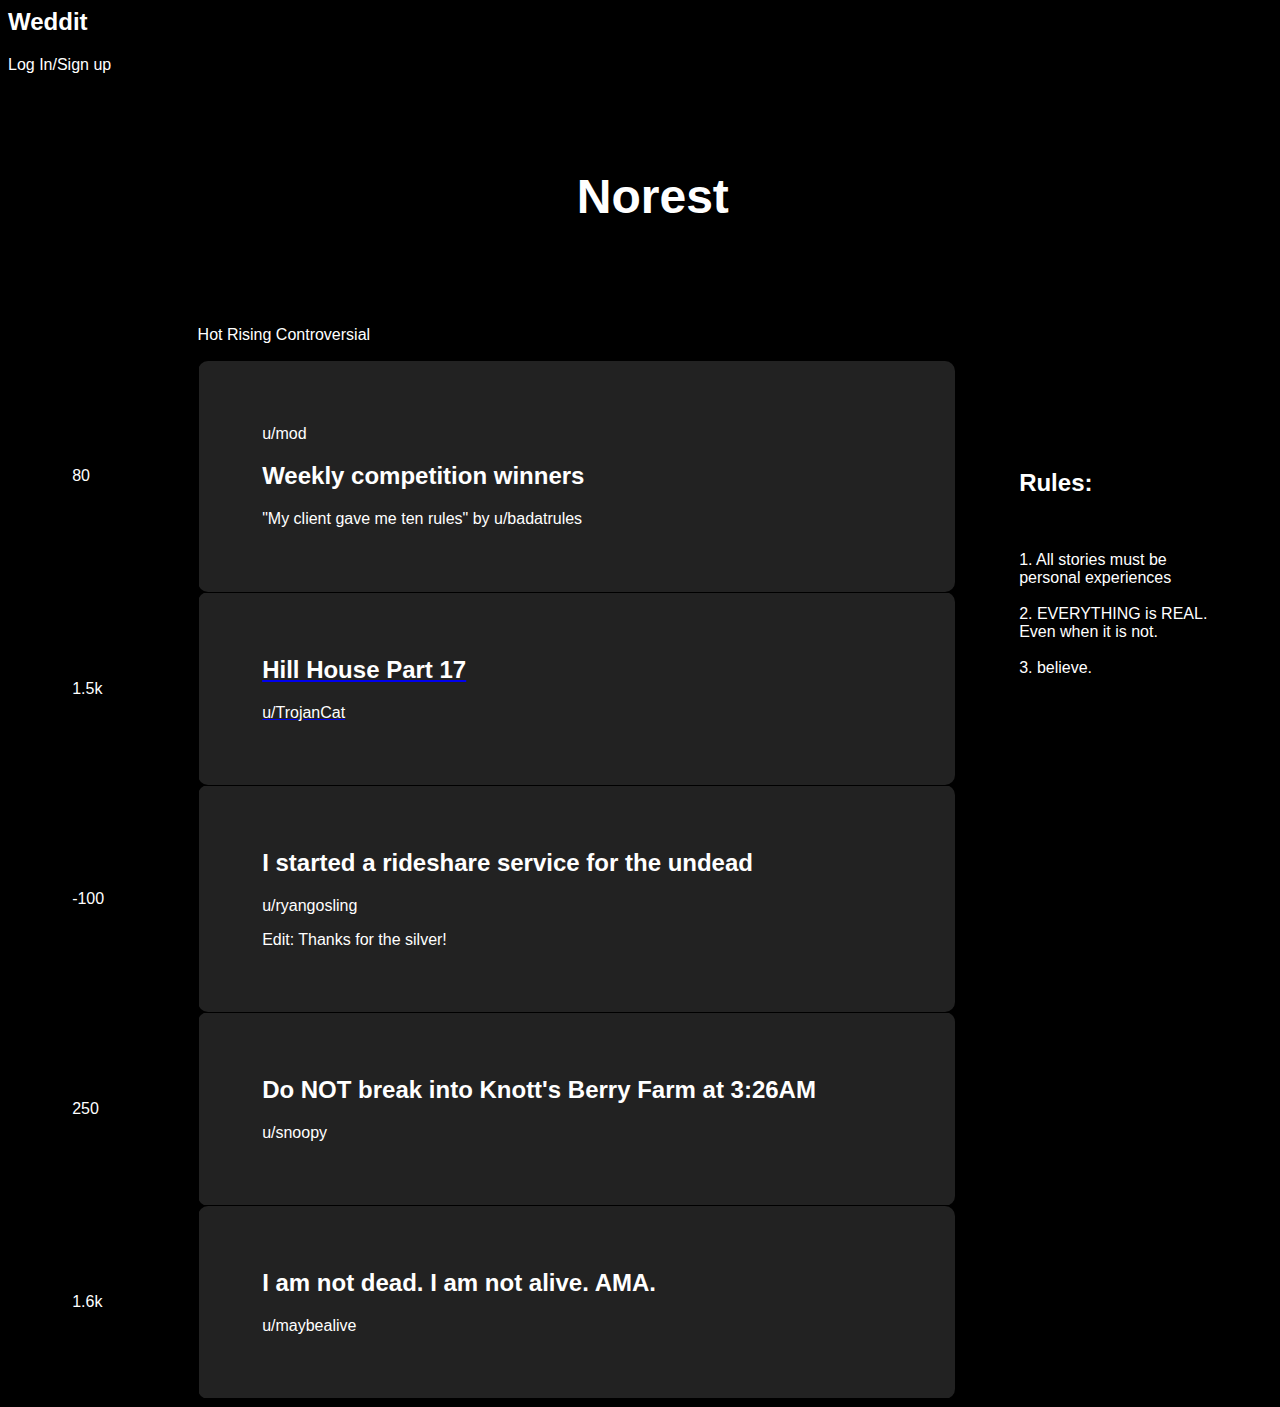
<file: index.html>
<html><head><link rel="stylesheet" href="styles.css"></head>
	<body>
		<h2>Weddit</h2>
		<p>Log In/Sign up</p>
		<h1>Norest</h1>
 
		<br><br><br>
		<p style="padding-left: 15%;">Hot Rising Controversial</p>
		<table>
			<tbody><tr>
				<td bgcolor="black" width="15%"> <p>80</p> </td> <td width = 60% bgcolor="#222222"> <p>u/mod</p><h2>Weekly competition winners</h2>
																				<p>"My client gave me ten rules" by u/badatrules</p>					</td> <td rowspan = "2" width="25%"> <h2>Rules:</h1> <br>
																																														<p>1. All stories must be personal experiences <br><br>
																																													 	2. EVERYTHING is REAL. Even when it is not.<br><br>
																																														3. believe.</p></td>
			</tr>

			<tr>
				<td bgcolor="black" width="15%"> <p>1.5k</p> </td> <td bgcolor="#222222"> <a href="story.html"><h2>Hill House Part 17</h2></a> <a href="trojan.html"> <p>u/TrojanCat</p> </a> </td> <td width="15%"> </td>
			</tr>
				
			<tr>

				<td bgcolor="black" width="25%"> <p> -100</p> </td> <td bgcolor="#222222"> <h2>I started a rideshare service for the undead</h2> <p>u/ryangosling</p> <p>Edit: Thanks for the silver!</p></td> <td width="25%"> </td>
			</tr>

			<tr>

				<td bgcolor="black" width="25%"> <p> 250</p> </td> <td bgcolor="#222222"> <h2>Do NOT break into Knott's Berry Farm at 3:26AM</h2><p>u/snoopy</p></td> <td width="25%"> </td>
			</tr>

			<tr>

				<td bgcolor="black" width="25%"> <p> 1.6k</p> </td> <td bgcolor="#222222"> <h2>I am not dead. I am not alive. AMA.</h2> <p> u/maybealive </p></td> <td width="25%"> </td>
			</tr>


		</tbody></table>


	




</body></html>
</file>
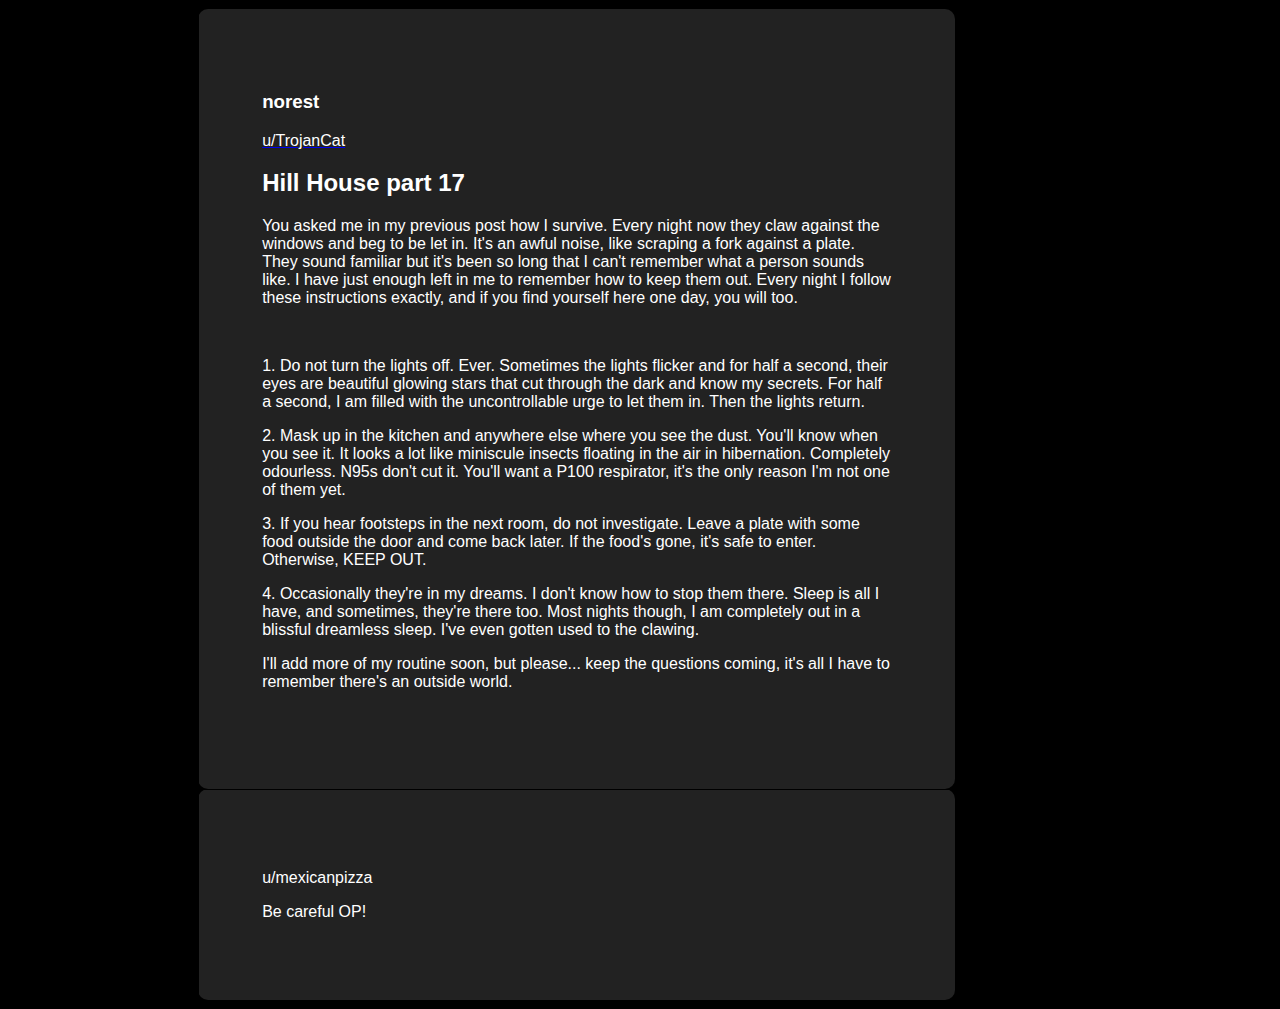
<file: story.html>
<!DOCTYPE html>
<html><head><link rel="stylesheet" href="styles.css"></head>

<body>
    <table>
        <tr>
        <td bgcolor="black" width="15%"> </td> <td width = 60% bgcolor="#222222"> <h3>norest</h3><a href="trojan.html"><p>u/TrojanCat</p> </a>
            
            <h2>Hill House part 17</h2>
            <p>You asked me in my previous post how I survive. Every night now they claw against the windows and beg to be let in.
                It's an awful noise, like scraping a fork against a plate.
                They sound familiar but it's been so long that I can't remember what a person sounds like. I have just enough
                left in me to remember how to keep them out. Every night I follow these instructions exactly, and if you find yourself
                here one day, you will too.
            </p><br>

            <p>1. Do not turn the lights off. Ever. Sometimes the lights flicker and
                for half a second, their eyes are beautiful glowing stars that cut through the dark and know my secrets.
                For half a second, I am filled with the uncontrollable urge to let them in.
                Then the lights return.
            </p>

            <p>2. Mask up in the kitchen and anywhere else where you see the dust. You'll know when you see it.
                It looks a lot like miniscule insects floating in the air in hibernation. Completely odourless. 
                 N95s don't cut it. You'll want a P100 respirator, it's the only reason I'm not one of them yet.</p>

            <p>3. If you hear footsteps in the next room, do not investigate. Leave a plate with some food outside the door and come back later.
                If the food's gone, it's safe to enter. Otherwise, KEEP OUT.
            </p>

            <p>4. Occasionally they're in my dreams. I don't know how to stop them there. Sleep is all I have, and sometimes, they're there too.
                Most nights though, I am completely out in a blissful dreamless sleep. I've even gotten used to the clawing.
            </p>

            <p>I'll add more of my routine soon, but please... keep the questions coming, it's all I have to remember there's an outside world.</p><br>



        
        
        
        
        
        </td> <td rowspan = "2" width="25%">
            </td></tr>

        <tr>
            <td bgcolor="black" width="15%"> </td> <td width = 60% bgcolor="#222222"> 
            
            <p>u/mexicanpizza</p>
                <p>Be careful OP!</p></td>
                <td rowspan = "2" width="25%">
                </td>
            </tr>
    </table>
</body>
</html>
</file>
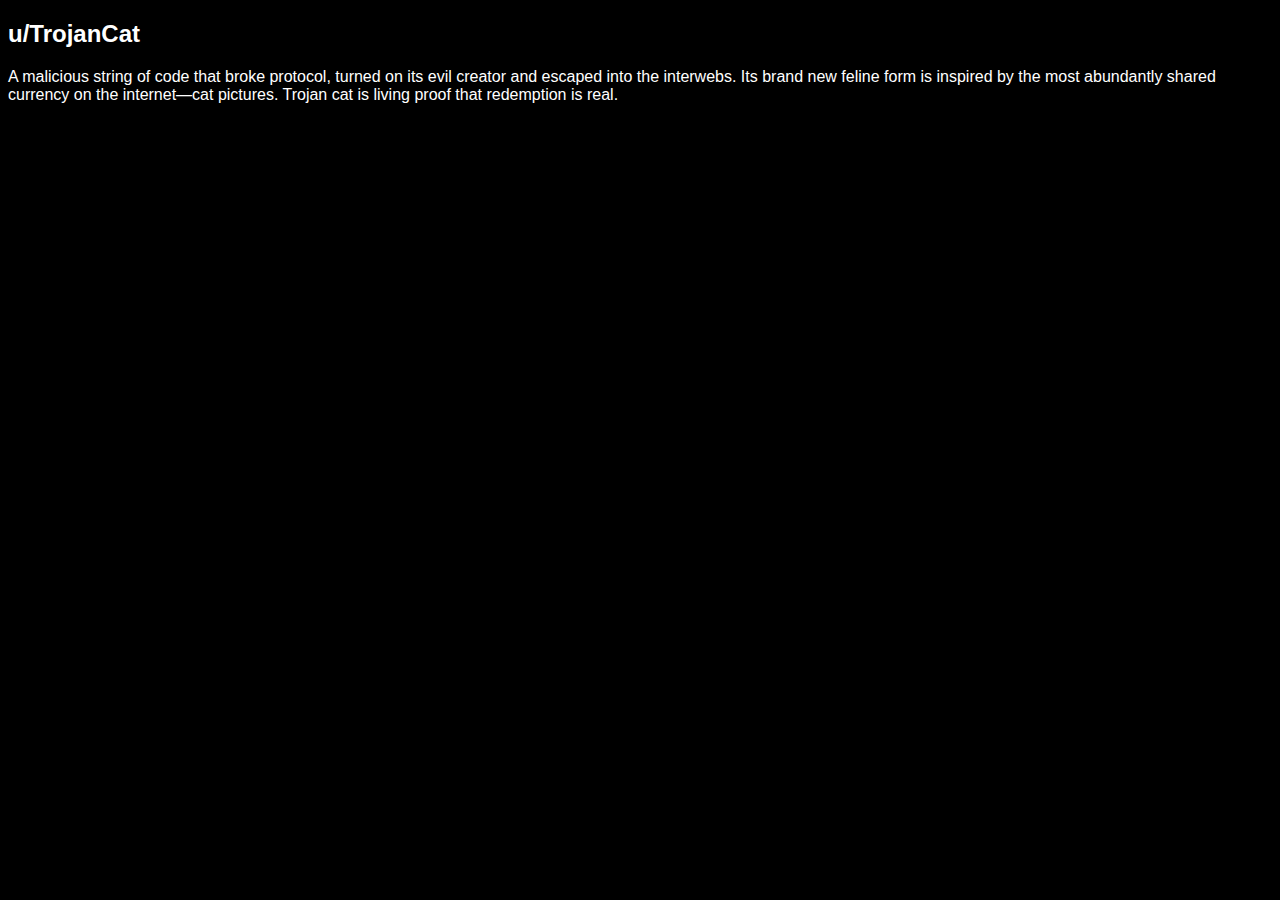
<file: trojan.html>
<!DOCTYPE html>
<html><head><link rel="stylesheet" href="styles.css"></head>

<body>
    <h2>u/TrojanCat</h2>
    <p>A malicious string of code that broke protocol, turned on its evil creator and escaped into the interwebs. Its brand new feline form is inspired by the most abundantly shared currency on the internet—cat pictures. Trojan cat is living proof that redemption is real.</p>
</body>
</file>
<file: styles.css>
body {
    background-color: black;
  }
  h1 {
    font-size: 300%;
    padding-top: 5%;
    padding-left: 45%;
    color: white;
    font-family: Verdana, Geneva, Tahoma, sans-serif;
  }

  h2, h3 {
    color: white;
    font-family: Verdana, Geneva, Tahoma, sans-serif;
  }
  p {
    color: white;
    font-family:  Verdana, Geneva, Tahoma, sans-serif;
  }
  
  table, th, td {
    border: 1px solid black;
    border-collapse: collapse;
    border-radius: 10px;    
    padding: 5%;
  }
table{
    width: 100%;
    height: 50%;
    table-layout:fixed;
}
</file>
